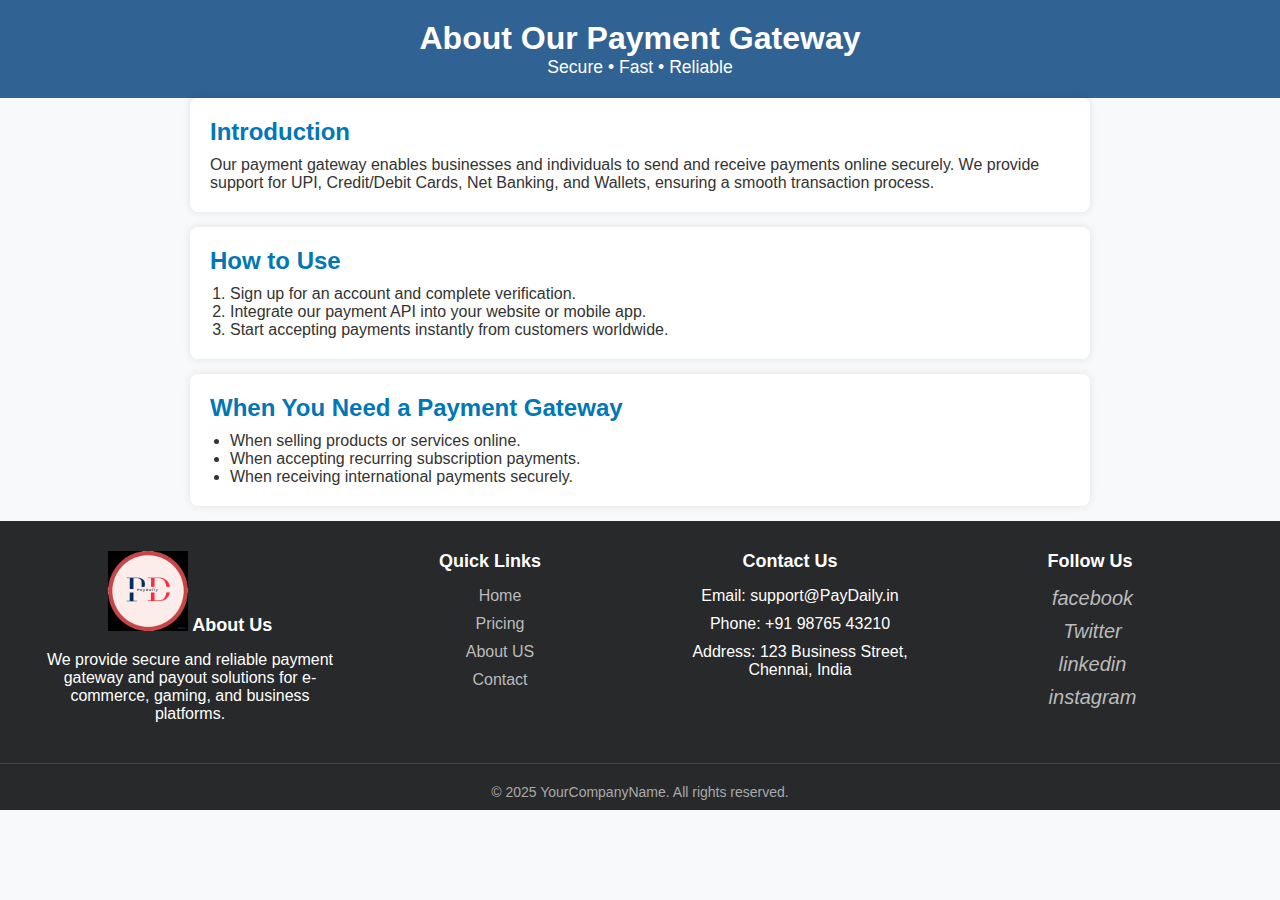
<file: about.html>
<!DOCTYPE html>
<html lang="en">
<head>
    <meta charset="UTF-8">
    <meta name="viewport" content="width=device-width, initial-scale=1.0">
    <title>About</title>
    <link rel="stylesheet" href="style.css">
   <style>
        body {
    font-family: Arial, sans-serif;
    margin: 0;
    padding: 0;
    background: #f8f9fa;
    color: #333;
}

header {
    background: #316294;
    color: white;
    text-align: center;
    padding: 20px 0;
}

header h1 {
    margin: 0;
    font-size: 2rem;
}

header p1 {
    margin: 5px 0 0;
    font-size: 1.1rem;
}

section {
    padding: 20px;
    max-width: 900px;
    margin: auto;
    background: white;
    margin-bottom: 15px;
    border-radius: 8px;
    box-shadow: 0 0 8px rgba(0,0,0,0.1);
}

section h2 {
    color: #0077b6;
    margin-bottom: 10px;
}

ol, ul {
    margin: 10px 0 0 20px;
}

footer {
    background: #27292a;
    color: white;
    text-align: center;
    padding: 10px 0;
}

   </style>
</head>
<body>
    <header>
        <h1>About Our Payment Gateway</h1>
        <p1>Secure • Fast • Reliable</p1>
    </header>

    <section class="about">
        <h2>Introduction</h2>
        <p1>
            Our payment gateway enables businesses and individuals to send and receive payments online securely.
            We provide support for UPI, Credit/Debit Cards, Net Banking, and Wallets, ensuring a smooth transaction process.
        </p1>
    </section>

    <section class="how-to-use">
        <h2>How to Use</h2>
        <ol>
            <li>Sign up for an account and complete verification.</li>
            <li>Integrate our payment API into your website or mobile app.</li>
            <li>Start accepting payments instantly from customers worldwide.</li>
        </ol>
    </section>

    <section class="when-needed">
        <h2>When You Need a Payment Gateway</h2>
        <ul>
            <li>When selling products or services online.</li>
            <li>When accepting recurring subscription payments.</li>
            <li>When receiving international payments securely.</li>
        </ul>
    </section>



  <!-- Footer page code-->
<footer>
  <div class="footer-container">
    
    <div class="footer-column">
      <h3>
         <img src="images\PDi.jpeg" height="80" width="80">
        About Us</h3>
      <p1>We provide secure and reliable payment gateway and payout solutions for e-commerce, gaming, and business platforms.</p1>
    </div>

    <div class="footer-column">
      <h3>Quick Links</h3>
      <ul>
        <li><a href="index.html">Home</a></li>
        <li><a href="#">Pricing</a></li>
        <li><a href="about.html">About US</a></li>
        <li><a href="contact.html">Contact</a></li>
      </ul>
    </div>

    <div class="footer-column">
      <h3>Contact Us</h3>
      <ul>
        <li>Email: support@PayDaily.in</li>
        <li>Phone: +91 98765 43210</li>
        <li>Address: 123 Business Street, Chennai, India</li>
      </ul>
    </div>

    <div class="footer-column">
      <h3>Follow Us</h3>
      <div class="footer-social">
        <ul>
       <li> <a href="#"><i class="fab fa-facebook-f">facebook</i></a></li>
       <li> <a href="#"><i class="fab fa-twitter">Twitter</i></a></li>
        <li><a href="#"><i class="fab fa-linkedin-in">linkedin</i></a></li>
       <li> <a href="#"><i class="fab fa-instagram">instagram</i></a></li>
        </ul>
      </div>
    </div>

  </div>

  <div class="footer-bottom">
    &copy; 2025 YourCompanyName. All rights reserved.
  </div>
</footer>
</body>
</html>
</file>
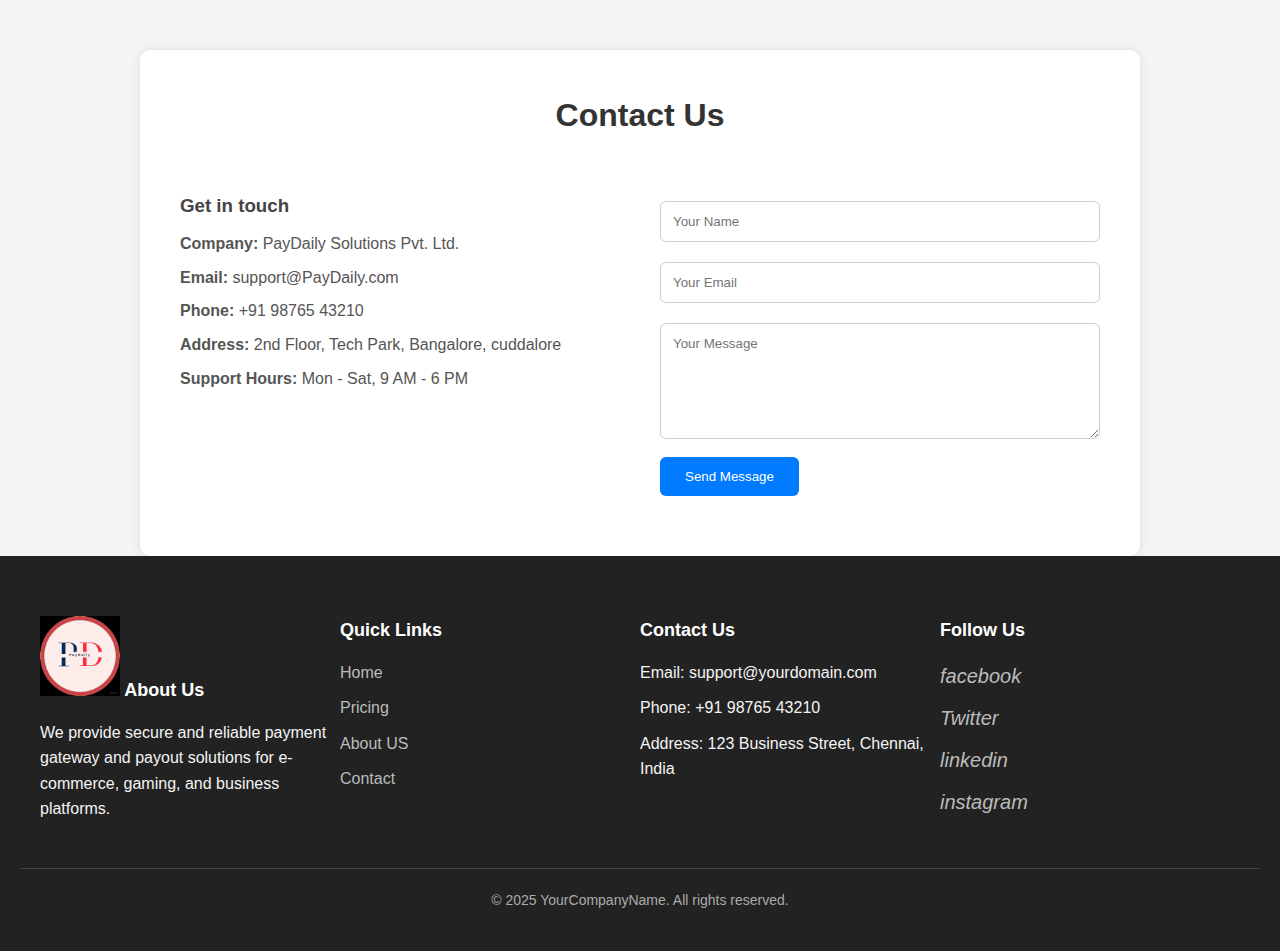
<file: contact.html>
<!DOCTYPE html>
<html lang="en">
<head>
  <meta charset="UTF-8">
  <meta name="viewport" content="width=device-width, initial-scale=1">
  <link rel="icon" type="image/png" href="images\PD.jpg">

  <title>Contact</title>
  <style>
    * {
      box-sizing: border-box;
      margin: 0;
      padding: 0;
      font-family: 'Arial', sans-serif;
    }

    body {
      background-color: #f4f4f4;
      line-height: 1.6;
    }

    .container {
      max-width: 1000px;
      margin: auto;
      padding: 40px 20px;
      background: #fff;
      margin-top: 50px;
      border-radius: 10px;
      box-shadow: 0 0 10px rgba(0,0,0,0.1);
    }

    h1 {
      text-align: center;
      color: #333;
      margin-bottom: 30px;
    }

    .contact-wrapper {
      display: flex;
      flex-wrap: wrap;
      justify-content: space-between;
    }

    .contact-info, .contact-form {
      flex: 1;
      min-width: 300px;
      margin: 20px;
    }

    .contact-info h3 {
      margin-bottom: 10px;
      color: #444;
    }

    .contact-info p {
      margin-bottom: 8px;
      color: #555;
    }

    form input, form textarea {
      width: 100%;
      padding: 12px;
      margin: 10px 0;
      border: 1px solid #ccc;
      border-radius: 6px;
    }

    form button {
      padding: 12px 25px;
      background: #007BFF;
      color: white;
      border: none;
      border-radius: 6px;
      cursor: pointer;
      transition: background 0.3s ease;
    }

    form button:hover {
      background: #0056b3;
    }

    @media (max-width: 768px) {
      .contact-wrapper {
        flex-direction: column;
      }
    }



    /* footer page style*/

     footer {
      background-color: #222;
      color: #f4f4f4;
      padding: 40px 20px;
    }

    .footer-container {
      max-width: 1200px;
      margin: auto;
      display: flex;
      flex-wrap: wrap;
      justify-content: space-between;
    }

    .footer-column {
      flex: 1 1 250px;
      margin: 20px 0;
    }

    .footer-column h3 {
      color: #fff;
      margin-bottom: 15px;
      font-size: 18px;
    }

    .footer-column ul {
      list-style: none;
      padding: 0;
    }

    .footer-column ul li {
      margin-bottom: 10px;
    }

    .footer-column ul li a {
      color: #bbb;
      text-decoration: none;
      transition: color 0.3s;
    }

    .footer-column ul li a:hover {
      color: #fff;
    }

    .footer-social a {
      display: inline-block;
      margin-right: 15px;
      color: #bbb;
      font-size: 20px;
      transition: color 0.3s;
    }

    .footer-social a:hover {
      color: #fff;
    }

    .footer-bottom {
      text-align: center;
      padding-top: 20px;
      border-top: 1px solid #444;
      margin-top: 20px;
      font-size: 14px;
      color: #aaa;
    }

    @media screen and (max-width: 768px) {
      .footer-container {
        flex-direction: column;
        text-align: center;
      }
    }
  

  </style>
</head>
<body>

  <div class="container">
    <h1>Contact Us</h1>
    <div class="contact-wrapper">
      <!-- Contact Info -->
      <div class="contact-info">
        <h3>Get in touch</h3>
        <p><strong>Company:</strong> PayDaily Solutions Pvt. Ltd.</p>
        <p><strong>Email:</strong> support@PayDaily.com</p>
        <p><strong>Phone:</strong> +91 98765 43210</p>
        <p><strong>Address:</strong> 2nd Floor, Tech Park, Bangalore, cuddalore</p>
        <p><strong>Support Hours:</strong> Mon - Sat, 9 AM - 6 PM</p>
      </div>

      <!-- Contact Form -->
      <div class="contact-form">
        <form action="#" method="post">
          <input type="text" name="name" placeholder="Your Name" required>
          <input type="email" name="email" placeholder="Your Email" required>
          <textarea name="message" rows="6" placeholder="Your Message" required></textarea>
          <button type="submit">Send Message</button>
        </form>
      </div>
    </div>
  </div>

 <!-- Footer page code-->
<footer>
  <div class="footer-container">
    
    <div class="footer-column">
      <h3>
         <img src="images\PDi.jpeg" height="80" width="80">
        About Us</h3>
      <p1>We provide secure and reliable payment gateway and payout solutions for e-commerce, gaming, and business platforms.</p1>
    </div>

    <div class="footer-column">
      <h3>Quick Links</h3>
      <ul>
         <li><a href="index.html">Home</a></li>
        <li><a href="#">Pricing</a></li>
        <li><a href="about.html">About US</a></li>
        <li><a href="contact.html">Contact</a></li>
      </ul>
    </div>

    <div class="footer-column">
      <h3>Contact Us</h3>
      <ul>
        <li>Email: support@yourdomain.com</li>
        <li>Phone: +91 98765 43210</li>
        <li>Address: 123 Business Street, Chennai, India</li>
      </ul>
    </div>

    <div class="footer-column">
      <h3>Follow Us</h3>
      <div class="footer-social">
        <ul>
       <li> <a href="#"><i class="fab fa-facebook-f">facebook</i></a></li>
       <li> <a href="#"><i class="fab fa-twitter">Twitter</i></a></li>
        <li><a href="#"><i class="fab fa-linkedin-in">linkedin</i></a></li>
       <li> <a href="#"><i class="fab fa-instagram">instagram</i></a></li>
        </ul>
      </div>
    </div>

  </div>

  <div class="footer-bottom">
    &copy; 2025 YourCompanyName. All rights reserved.
  </div>
</footer>



</body>
</html>
</file>
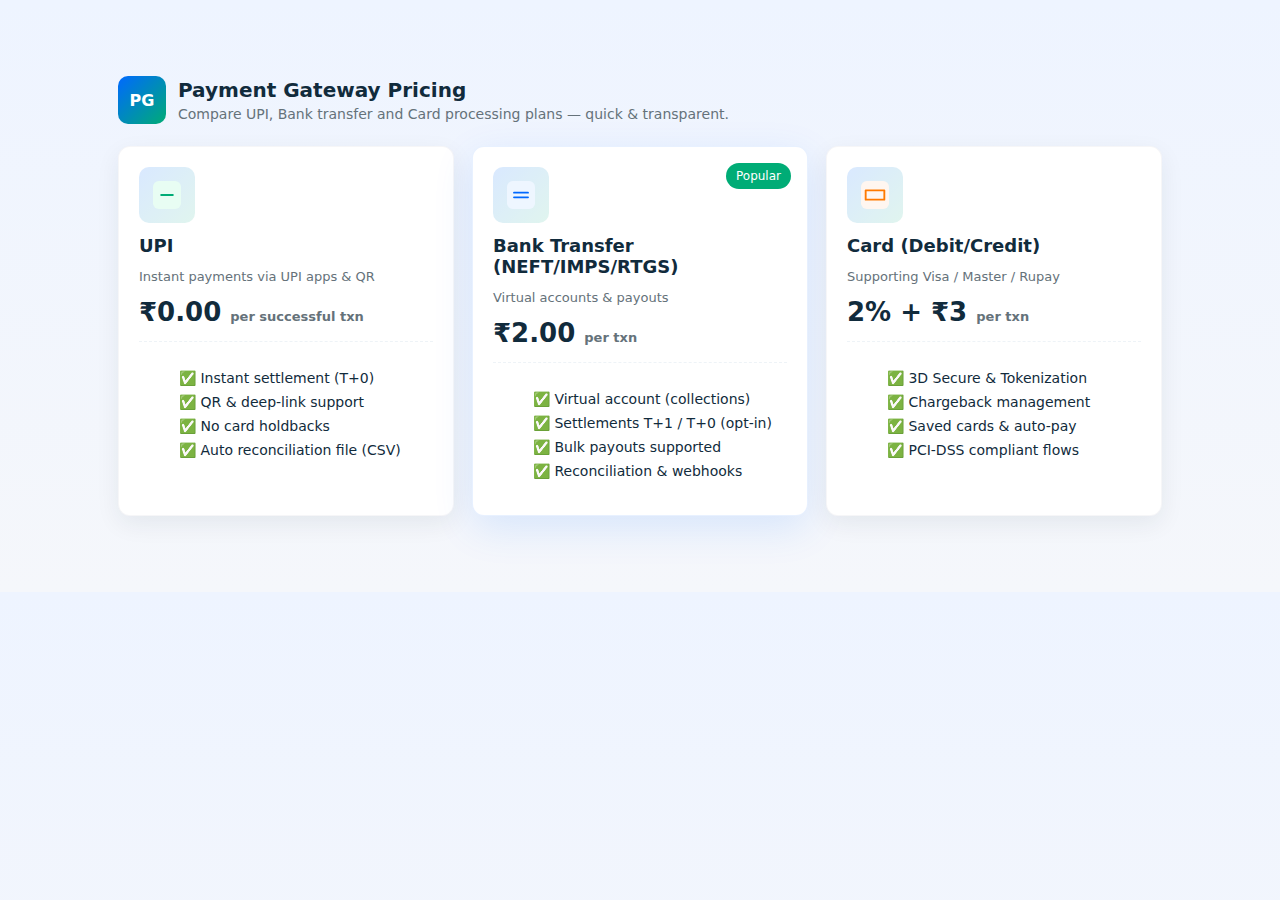
<file: pricing.html>
<!doctype html>
<html lang="en">
<head>
  <meta charset="utf-8" />
  <meta name="viewport" content="width=device-width, initial-scale=1" />
  <title>Payment Gateway Pricing — UPI · Bank · Card</title>
  <style>
    :root{
      --bg:#f5f7fb; --card:#ffffff; --muted:#65727a; --accent:#0069ff; --accent-2:#00ac76;
      --glass: rgba(255,255,255,0.6);
      --shadow: 0 8px 24px rgba(18,38,63,0.07);
      --radius:12px;
      font-family: Inter, system-ui, -apple-system, 'Segoe UI', Roboto, 'Helvetica Neue', Arial;
    }
    *{box-sizing:border-box}
    body{margin:0;background:linear-gradient(180deg,#eef4ff 0%,var(--bg) 100%);color:#112B3C}
    .wrap{max-width:1100px;margin:48px auto;padding:28px}

    header{display:flex;align-items:center;justify-content:space-between;gap:16px;margin-bottom:20px}
    header .brand{display:flex;gap:12px;align-items:center}
    .logo{width:48px;height:48px;border-radius:10px;background:linear-gradient(135deg,var(--accent),var(--accent-2));display:grid;place-items:center;color:#fff;font-weight:700}
    h1{font-size:20px;margin:0}
    p.lead{margin:4px 0 0;color:var(--muted);font-size:14px}

    .toggle{display:flex;gap:8px;align-items:center}
    .toggle button{border:1px solid rgba(17,43,60,0.08);background:white;padding:8px 12px;border-radius:999px;cursor:pointer}

    .grid{display:grid;grid-template-columns:repeat(3,1fr);gap:18px;margin-top:22px}

    .card{background:var(--card);border-radius:var(--radius);box-shadow:var(--shadow);padding:20px;position:relative;overflow:hidden;border:1px solid rgba(16,32,64,0.04)}
    .badge{position:absolute;top:16px;right:16px;background:var(--accent-2);color:white;padding:6px 10px;border-radius:999px;font-size:12px}
    .plan-icon{width:56px;height:56px;border-radius:10px;background:linear-gradient(135deg,rgba(0,105,255,0.15),rgba(0,172,118,0.12));display:grid;place-items:center}
    .card h3{margin:12px 0 6px;font-size:18px}
    .price{font-size:26px;font-weight:700;margin:0}
    .muted{color:var(--muted);font-size:13px}
    .features{margin-top:14px;padding-top:12px;border-top:1px dashed #eef3f7}
    .features li{font-size:14px;margin:8px 0;display:flex;gap:10px;align-items:center}
    .cta{margin-top:16px}
    .btn{display:inline-block;padding:10px 14px;border-radius:10px;text-decoration:none;font-weight:600}
    .btn-primary{background:var(--accent);color:#fff}
    .btn-outline{border:1px solid rgba(17,43,60,0.08);color:var(--accent)}

    /* comparison row */
    .compare{margin-top:28px;background:transparent;padding:18px;border-radius:12px}
    .compare table{width:100%;border-collapse:collapse}
    .compare th,.compare td{padding:10px 12px;text-align:left;border-bottom:1px solid #eef3f7;font-size:14px}
    .compare th{background:transparent;color:var(--muted);font-weight:600}

    /* responsive */
    @media (max-width:920px){.grid{grid-template-columns:repeat(2,1fr)}}
    @media (max-width:620px){.grid{grid-template-columns:1fr}.wrap{padding:16px}}

    /* small utilities */
    .pill{display:inline-flex;gap:8px;align-items:center;padding:6px 8px;border-radius:999px;background:#f3f8ff;font-size:13px;color:var(--accent)}
    .recommended{box-shadow:0 12px 40px rgba(0,105,255,0.12);border:1px solid rgba(0,105,255,0.09)}
  </style>
</head>
<body>
  <div class="wrap">
    <header>
      <div class="brand">
        <div class="logo">PG</div>
        <div>
          <h1>Payment Gateway Pricing</h1>
          <p class="lead">Compare UPI, Bank transfer and Card processing plans — quick & transparent.</p>
        </div>
      </div>
      
    </header>

    <section class="grid">
      <!-- UPI -->
      <article class="card">
        <div class="plan-icon" aria-hidden>
          <!-- UPI Icon -->
          <svg width="28" height="28" viewBox="0 0 24 24" fill="none" xmlns="http://www.w3.org/2000/svg"><rect width="24" height="24" rx="5" fill="#E8FDF3"/><path d="M7 12h10" stroke="#00AC76" stroke-width="1.6" stroke-linecap="round" stroke-linejoin="round"/></svg>
        </div>
        <h3>UPI</h3>
        <p class="muted">Instant payments via UPI apps & QR</p>
        <p class="price">₹0.00 <span class="muted">per successful txn</span></p>
        <div class="features">
          <ul>
            <li>✅ Instant settlement (T+0)</li>
            <li>✅ QR & deep-link support</li>
            <li>✅ No card holdbacks</li>
            <li>✅ Auto reconciliation file (CSV)</li>
          </ul>
        </div>
       
      </article>

      <!-- Bank Transfer -->
      <article class="card recommended">
        <div class="badge">Popular</div>
        <div class="plan-icon" aria-hidden>
          <!-- Bank Icon -->
          <svg width="28" height="28" viewBox="0 0 24 24" fill="none" xmlns="http://www.w3.org/2000/svg"><rect width="24" height="24" rx="5" fill="#EEF6FF"/><path d="M6 10h12M6 14h12" stroke="#0069FF" stroke-width="1.6" stroke-linecap="round" stroke-linejoin="round"/></svg>
        </div>
        <h3>Bank Transfer (NEFT/IMPS/RTGS)</h3>
        <p class="muted">Virtual accounts & payouts</p>
        <p class="price">₹2.00 <span class="muted">per txn</span></p>
        <div class="features">
          <ul>
            <li>✅ Virtual account (collections)</li>
            <li>✅ Settlements T+1 / T+0 (opt-in)</li>
            <li>✅ Bulk payouts supported</li>
            <li>✅ Reconciliation & webhooks</li>
          </ul>
        </div>
       
      </article>

      <!-- Card -->
      <article class="card">
        <div class="plan-icon" aria-hidden>
          <!-- Card Icon -->
          <svg width="28" height="28" viewBox="0 0 24 24" fill="none" xmlns="http://www.w3.org/2000/svg"><rect width="24" height="24" rx="5" fill="#FFF6F0"/><path d="M4 8h16v8H4z" stroke="#FF7A00" stroke-width="1.6" stroke-linecap="round" stroke-linejoin="round"/></svg>
        </div>
        <h3>Card (Debit/Credit)</h3>
        <p class="muted">Supporting Visa / Master / Rupay</p>
        <p class="price">2% + ₹3 <span class="muted">per txn</span></p>
        <div class="features">
          <ul>
            <li>✅ 3D Secure & Tokenization</li>
            <li>✅ Chargeback management</li>
            <li>✅ Saved cards & auto-pay</li>
            <li>✅ PCI-DSS compliant flows</li>
          </ul>
        </div>
       
      </article>

    </section>

   
  </div>
</body>
</html>
</file>
<file: style.css>
/* Reset default styles */
* {
  margin: 0;
  padding: 0;
  box-sizing: border-box;
}

body {
  font-family: 'Segoe UI', sans-serif;
  background-color: #f4f4f4;
}

/* Navbar styling */
.navbar {
  background-color: #0c0c0c;
  color: white;
  padding: 15px 30px;
  display: flex;
  justify-content: space-between;
  align-items: center;
  box-shadow: 0 2px 5px rgba(0, 0, 0, 0.2);
}

.logo {
  font-size: 24px;
  font-weight: bold;
}

.nav-links {
  list-style: none;
  display: flex;
  gap: 250px;
}

.nav-links li a {
  text-decoration: none;
  color: white;
  font-size: 16px;
  transition: color 0.3s;
}

.nav-links li a:hover {
   background-color: #002aff;
  color: #fff;
  border-radius: 100%;
}


 .dropdown-content {
      display: none;
      position: absolute;
      background-color: #181414;
      min-width: 200px;
      box-shadow: 0px 8px 16px rgba(0,0,0,0.2);
      z-index: 1;
    }

    /* Dropdown links */
    .dropdown-content a {
      float: none;
      color: #151212;
      padding: 12px 16px;
      text-decoration: none;
      display: block;
      text-align: left;
    }

     /* Hover effects */
    .navbar a:hover, .dropdown:hover {
      background-color: #555;
      color: rgb(69, 54, 54);
    }

    .dropdown-content a:hover {
      background-color: #2d2b2b;
      color: black;
    }

    /* Show dropdown on hover */
    .dropdown:hover .dropdown-content {
      display: block;
    }


    /*Image Container*/

 .image-container img {
      width: 40%;
      height: 10%;
      display: block;
 }

   
 
  

   

/* coundown the number */


    .counter-container {
      display: flex;
      gap: 50px;
       font-family: Arial, sans-serif;
      background: #f4f4f4;
      display: flex;
      justify-content: center;
      align-items: center;
     
    
    }

    .counter-box {
      background: #fff;
      padding: 30px;
      border-radius: 10px;
      text-align: center;
      box-shadow: 0 0 10px rgba(0,0,0,0.1);
    }

    .counter-number {
      font-size: 48px;
      font-weight: bold;
      color: #3498db;
    }

    .counter-label {
      font-size: 18px;
      color: #555;
      margin-top: 10px;
    }

    /* Image container 1*/
   
     .section {
      display: flex;
      flex-wrap: wrap;
      width: 100%;
      margin: 0 auto;
    }

    .image-box, .text-box {
      flex: 1 1 50%; /* 50% width */
      box-sizing: border-box;
      padding: 20px;
    }

    .image-box img {
      width: 100%;
      height: auto;
      display: block;
      border-radius: 8px;
    }

    .text-box {
      display: flex;
      flex-direction: column;
      justify-content: center;
    }

    .text-box h2 {
      font-size: 28px;
      margin-bottom: 10px;
    }

    .text-box p {
      font-size: 18px;
      line-height: 1.5;
    }

    /* Responsive for mobile */
    @media (max-width: 768px) {
      .image-box, .text-box {
        flex: 1 1 100%; /* stack on mobile */
      }
    }
  
    .rounded-img {
  width: 300px;
  border-radius: 20px;
}



.payment-container {
      display: flex;
      justify-content: center;
      align-items: center;
      gap: 60px;
      padding: 40px 0;
      background-color: #f9f9f9;
      flex-wrap: wrap; /* ensures mobile responsiveness */
    }

    .payment-option {
      text-align: center;
      font-family: Arial, sans-serif;
    }

    .payment-option img {
      width: 150px;
      height: 150px;
      object-fit: contain;
      transition: transform 0.3s;
    }

    .payment-option img:hover {
      transform: scale(1.1);
    }

    .payment-option p {
      margin-top: 10px;
      font-size: 14px;
      color: #333;
    }

    /* Responsive layout for smaller screens */
    @media (max-width: 600px) {
      .payment-container {
        flex-direction: column;
        gap: 20px;
      }
    }

     p {
      font-size: 18px;
      color: #333;
      line-height: 1.6;
      background-color: #f0f0f0;
      padding: 20px;
      border-left: 5px solid #007BFF;
      border-radius: 8px;
      box-shadow: 2px 2px 5px rgba(0, 0, 0, 0.1);
      max-width: 800px;
      margin: 40px auto;
      font-family: 'Segoe UI', Tahoma, Geneva, Verdana, sans-serif;
    }
    
  
  

/* footer page style*/

     footer {
      background-color: #222;
      color: #f4f4f4;
      padding: 40px 20px;
    }

    .footer-container {
      max-width: 1200px;
      margin: auto;
      display: flex;
      flex-wrap: wrap;
      justify-content: space-between;
    }

    .footer-column {
      flex: 1 1 250px;
      margin: 20px 0;
    }

    .footer-column h3 {
      color: #fff;
      margin-bottom: 15px;
      font-size: 18px;
    }

    .footer-column ul {
      list-style: none;
      padding: 0;
    }

    .footer-column ul li {
      margin-bottom: 10px;
    }

    .footer-column ul li a {
      color: #bbb;
      text-decoration: none;
      transition: color 0.3s;
    }

    .footer-column ul li a:hover {
      color: #fff;
    }

    .footer-social a {
      display: inline-block;
      margin-right: 15px;
      color: #bbb;
      font-size: 20px;
      transition: color 0.3s;
    }

    .footer-social a:hover {
      color: #fff;
    }

    .footer-bottom {
      text-align: center;
      padding-top: 20px;
      border-top: 1px solid #444;
      margin-top: 20px;
      font-size: 14px;
      color: #aaa;
    }

    @media screen and (max-width: 768px) {
      .footer-container {
        flex-direction: column;
        text-align: center;
      }
    }
</file>
